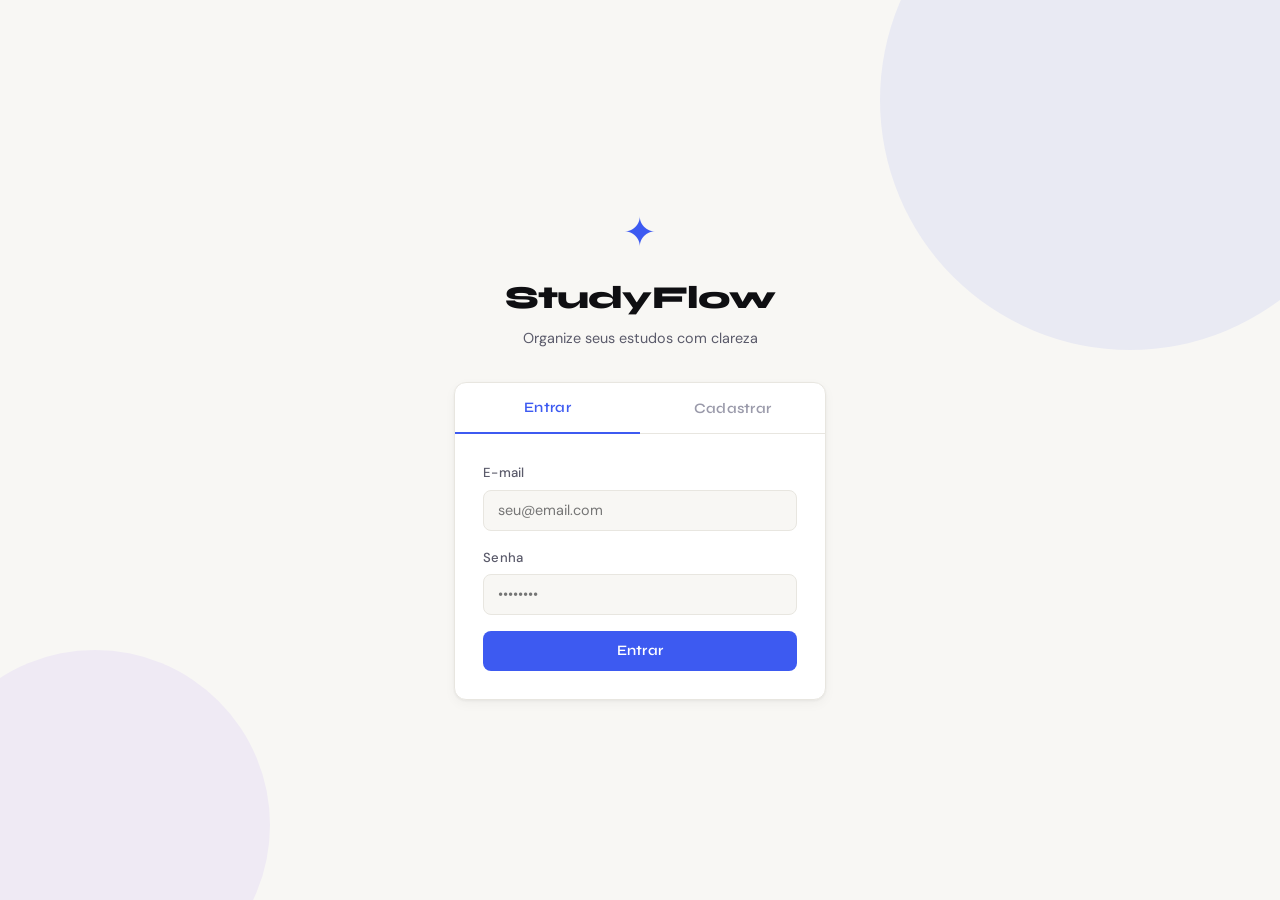
<file: index.html>
<!DOCTYPE html>
<html lang="pt-BR">
<head>
  <meta charset="UTF-8" />
  <meta name="viewport" content="width=device-width, initial-scale=1.0" />
  <title>StudyFlow — Login</title>
  <link rel="stylesheet" href="css/style.css" />
  <link href="https://fonts.googleapis.com/css2?family=Syne:wght@400;600;700;800&family=DM+Sans:wght@300;400;500&display=swap" rel="stylesheet" />
</head>
<body class="auth-page">

  <div class="auth-container">
    <div class="auth-brand">
      <div class="brand-icon">✦</div>
      <h1>StudyFlow</h1>
      <p>Organize seus estudos com clareza</p>
    </div>

    <div class="auth-card">
      <div class="tabs">
        <button class="tab active" data-tab="login">Entrar</button>
        <button class="tab" data-tab="register">Cadastrar</button>
      </div>

      <!-- Login Form -->
      <form id="loginForm" class="auth-form active">
        <div class="form-group">
          <label for="loginEmail">E-mail</label>
          <input type="email" id="loginEmail" placeholder="seu@email.com" required />
        </div>
        <div class="form-group">
          <label for="loginPassword">Senha</label>
          <input type="password" id="loginPassword" placeholder="••••••••" required />
        </div>
        <div id="loginError" class="error-msg hidden"></div>
        <button type="submit" class="btn-primary">Entrar</button>
      </form>

      <!-- Register Form -->
      <form id="registerForm" class="auth-form">
        <div class="form-group">
          <label for="regName">Nome completo</label>
          <input type="text" id="regName" placeholder="Seu nome" required />
        </div>
        <div class="form-group">
          <label for="regEmail">E-mail</label>
          <input type="email" id="regEmail" placeholder="seu@email.com" required />
        </div>
        <div class="form-group">
          <label for="regPassword">Senha</label>
          <input type="password" id="regPassword" placeholder="mín. 6 caracteres" required />
        </div>
        <div id="registerError" class="error-msg hidden"></div>
        <div id="registerSuccess" class="success-msg hidden"></div>
        <button type="submit" class="btn-primary">Criar conta</button>
      </form>
    </div>

  </div>

  <div class="auth-bg">
    <div class="bg-shape s1"></div>
    <div class="bg-shape s2"></div>
    <div class="bg-shape s3"></div>
  </div>

  <script src="js/auth.js"></script>
</body>
</html>
</file>
<file: css/style.css>
/* ===========================
   StudyFlow — Global Styles
   =========================== */

:root {
  --bg: #F8F7F4;
  --bg-card: #FFFFFF;
  --bg-sidebar: #0F0F12;
  --text-primary: #0F0F12;
  --text-secondary: #5A5A6A;
  --text-muted: #9A9AAA;
  --border: #E8E6E0;
  --accent: #3D5AF1;
  --accent-light: #EEF1FE;
  --green: #22C55E;
  --green-light: #DCFCE7;
  --amber: #F59E0B;
  --amber-light: #FEF3C7;
  --red: #EF4444;
  --red-light: #FEE2E2;
  --purple: #8B5CF6;
  --purple-light: #EDE9FE;
  --radius: 12px;
  --radius-sm: 8px;
  --shadow: 0 1px 3px rgba(0,0,0,.06), 0 4px 12px rgba(0,0,0,.04);
  --transition: 0.18s ease;
}

* { box-sizing: border-box; margin: 0; padding: 0; }

body {
  font-family: 'DM Sans', sans-serif;
  background: var(--bg);
  color: var(--text-primary);
  min-height: 100vh;
  font-size: 15px;
  line-height: 1.6;
}

h1, h2, h3, .sidebar-brand {
  font-family: 'Syne', sans-serif;
}

/* ===========================
   AUTH PAGE
   =========================== */
.auth-page {
  display: flex;
  align-items: center;
  justify-content: center;
  min-height: 100vh;
  position: relative;
  overflow: hidden;
}

.auth-container {
  position: relative;
  z-index: 10;
  width: 100%;
  max-width: 420px;
  padding: 2rem 1.5rem;
}

.auth-brand {
  text-align: center;
  margin-bottom: 2rem;
}

.auth-brand .brand-icon {
  font-size: 2.5rem;
  color: var(--accent);
  display: block;
  margin-bottom: 0.5rem;
  animation: spin 8s linear infinite;
}

@keyframes spin {
  from { transform: rotate(0deg); }
  to { transform: rotate(360deg); }
}

.auth-brand h1 {
  font-size: 2rem;
  font-weight: 800;
  letter-spacing: -0.03em;
  color: var(--text-primary);
}

.auth-brand p {
  color: var(--text-secondary);
  font-size: 0.9rem;
  margin-top: 0.25rem;
}

.auth-card {
  background: var(--bg-card);
  border-radius: var(--radius);
  border: 1px solid var(--border);
  box-shadow: var(--shadow);
  overflow: hidden;
}

.tabs {
  display: flex;
  border-bottom: 1px solid var(--border);
}

.tab {
  flex: 1;
  padding: 1rem;
  background: none;
  border: none;
  font-family: 'Syne', sans-serif;
  font-size: 0.9rem;
  font-weight: 600;
  color: var(--text-muted);
  cursor: pointer;
  transition: var(--transition);
  letter-spacing: 0.02em;
}

.tab.active {
  color: var(--accent);
  border-bottom: 2px solid var(--accent);
  margin-bottom: -1px;
}

.tab:hover:not(.active) { background: var(--bg); }

.auth-form {
  display: none;
  padding: 1.75rem;
  flex-direction: column;
  gap: 1rem;
}

.auth-form.active { display: flex; }

.auth-footer {
  text-align: center;
  font-size: 0.8rem;
  color: var(--text-muted);
  margin-top: 1.25rem;
}

/* Animated bg shapes */
.auth-bg {
  position: fixed;
  inset: 0;
  pointer-events: none;
  z-index: 1;
}

.bg-shape {
  position: absolute;
  border-radius: 50%;
  opacity: 0.08;
  animation: float 12s ease-in-out infinite;
}

.bg-shape.s1 {
  width: 500px; height: 500px;
  background: var(--accent);
  top: -150px; right: -100px;
}

.bg-shape.s2 {
  width: 350px; height: 350px;
  background: var(--purple);
  bottom: -100px; left: -80px;
  animation-delay: -4s;
}

.bg-shape.s3 {
  width: 200px; height: 200px;
  background: var(--green);
  top: 50%; left: 40%;
  animation-delay: -8s;
}

@keyframes float {
  0%, 100% { transform: translateY(0) scale(1); }
  50% { transform: translateY(-30px) scale(1.04); }
}

/* ===========================
   FORM ELEMENTS
   =========================== */
.form-group {
  display: flex;
  flex-direction: column;
  gap: 0.4rem;
}

.form-group label {
  font-size: 0.82rem;
  font-weight: 500;
  color: var(--text-secondary);
  letter-spacing: 0.02em;
}

.form-row {
  display: grid;
  grid-template-columns: 1fr 1fr;
  gap: 1rem;
}

input[type="text"],
input[type="email"],
input[type="password"],
input[type="date"],
textarea,
select {
  width: 100%;
  padding: 0.65rem 0.9rem;
  border: 1.5px solid var(--border);
  border-radius: var(--radius-sm);
  font-family: 'DM Sans', sans-serif;
  font-size: 0.9rem;
  color: var(--text-primary);
  background: var(--bg);
  transition: var(--transition);
  outline: none;
}

input:focus, textarea:focus, select:focus {
  border-color: var(--accent);
  background: #fff;
  box-shadow: 0 0 0 3px rgba(61,90,241,0.1);
}

textarea { resize: vertical; }

.btn-primary {
  padding: 0.72rem 1.25rem;
  background: var(--accent);
  color: #fff;
  border: none;
  border-radius: var(--radius-sm);
  font-family: 'Syne', sans-serif;
  font-size: 0.9rem;
  font-weight: 600;
  cursor: pointer;
  transition: var(--transition);
  letter-spacing: 0.02em;
}

.btn-primary:hover {
  background: #2d47d8;
  transform: translateY(-1px);
}

.btn-primary:active { transform: translateY(0); }

.btn-secondary {
  padding: 0.72rem 1.25rem;
  background: transparent;
  color: var(--text-secondary);
  border: 1.5px solid var(--border);
  border-radius: var(--radius-sm);
  font-family: 'Syne', sans-serif;
  font-size: 0.9rem;
  font-weight: 600;
  cursor: pointer;
  transition: var(--transition);
}

.btn-secondary:hover { background: var(--bg); border-color: var(--text-muted); }

.error-msg {
  background: var(--red-light);
  color: var(--red);
  padding: 0.6rem 0.9rem;
  border-radius: var(--radius-sm);
  font-size: 0.85rem;
  border: 1px solid rgba(239,68,68,0.2);
}

.success-msg {
  background: var(--green-light);
  color: #166534;
  padding: 0.6rem 0.9rem;
  border-radius: var(--radius-sm);
  font-size: 0.85rem;
  border: 1px solid rgba(34,197,94,0.2);
}

.hidden { display: none !important; }

/* ===========================
   APP LAYOUT
   =========================== */
.app-page {
  display: flex;
  min-height: 100vh;
}

/* SIDEBAR */
.sidebar {
  width: 240px;
  background: var(--bg-sidebar);
  display: flex;
  flex-direction: column;
  padding: 1.5rem 1rem;
  position: fixed;
  top: 0;
  left: 0;
  bottom: 0;
  z-index: 100;
}

.sidebar-brand {
  display: flex;
  align-items: center;
  gap: 0.6rem;
  font-size: 1.15rem;
  font-weight: 800;
  color: #fff;
  padding: 0.5rem 0.75rem 1.5rem;
  letter-spacing: -0.02em;
}

.sidebar-brand .brand-icon {
  color: var(--accent);
  font-size: 1.4rem;
}

.sidebar-nav {
  display: flex;
  flex-direction: column;
  gap: 0.25rem;
  flex: 1;
}

.nav-item {
  display: flex;
  align-items: center;
  gap: 0.75rem;
  padding: 0.65rem 0.75rem;
  border-radius: var(--radius-sm);
  color: #9090B0;
  text-decoration: none;
  font-family: 'Syne', sans-serif;
  font-size: 0.88rem;
  font-weight: 600;
  transition: var(--transition);
  letter-spacing: 0.01em;
}

.nav-item:hover { background: rgba(255,255,255,0.06); color: #fff; }
.nav-item.active { background: rgba(61,90,241,0.2); color: var(--accent); }

.nav-icon { font-size: 1rem; }

.sidebar-user {
  display: flex;
  align-items: center;
  gap: 0.75rem;
  padding: 1rem 0.75rem 0;
  border-top: 1px solid rgba(255,255,255,0.08);
  margin-top: auto;
}

.user-avatar {
  width: 36px;
  height: 36px;
  border-radius: 50%;
  background: var(--accent);
  color: #fff;
  display: flex;
  align-items: center;
  justify-content: center;
  font-family: 'Syne', sans-serif;
  font-weight: 700;
  font-size: 0.85rem;
  flex-shrink: 0;
}

.user-info { min-width: 0; }

.user-name {
  font-size: 0.82rem;
  font-weight: 500;
  color: #ccc;
  white-space: nowrap;
  overflow: hidden;
  text-overflow: ellipsis;
}

.btn-logout {
  background: none;
  border: none;
  color: #666;
  font-size: 0.78rem;
  cursor: pointer;
  padding: 0;
  transition: var(--transition);
}

.btn-logout:hover { color: var(--red); }

/* MAIN CONTENT */
.main-content {
  margin-left: 240px;
  flex: 1;
  padding: 2rem 2.5rem;
  min-height: 100vh;
}

.page-header {
  display: flex;
  align-items: flex-start;
  justify-content: space-between;
  margin-bottom: 2rem;
}

.page-header h2 {
  font-size: 1.6rem;
  font-weight: 800;
  letter-spacing: -0.03em;
  color: var(--text-primary);
}

.header-sub {
  font-size: 0.88rem;
  color: var(--text-muted);
  margin-top: 0.2rem;
}

.header-date {
  font-size: 0.85rem;
  color: var(--text-muted);
  text-align: right;
  font-weight: 500;
}

/* ===========================
   DASHBOARD
   =========================== */
.stats-grid {
  display: grid;
  grid-template-columns: repeat(4, 1fr);
  gap: 1rem;
  margin-bottom: 1.5rem;
}

.stat-card {
  background: var(--bg-card);
  border: 1px solid var(--border);
  border-radius: var(--radius);
  padding: 1.25rem 1.5rem;
  position: relative;
  overflow: hidden;
  transition: var(--transition);
}

.stat-card::before {
  content: '';
  position: absolute;
  top: 0;
  left: 0;
  right: 0;
  height: 3px;
}

.stat-card.accent-blue::before { background: var(--accent); }
.stat-card.accent-green::before { background: var(--green); }
.stat-card.accent-amber::before { background: var(--amber); }
.stat-card.accent-purple::before { background: var(--purple); }

.stat-card:hover { transform: translateY(-2px); box-shadow: var(--shadow); }

.stat-label {
  font-size: 0.78rem;
  color: var(--text-muted);
  font-weight: 500;
  letter-spacing: 0.04em;
  text-transform: uppercase;
  margin-bottom: 0.5rem;
}

.stat-value {
  font-family: 'Syne', sans-serif;
  font-size: 2rem;
  font-weight: 800;
  letter-spacing: -0.03em;
  color: var(--text-primary);
}

.progress-section {
  background: var(--bg-card);
  border: 1px solid var(--border);
  border-radius: var(--radius);
  padding: 1.25rem 1.5rem;
  margin-bottom: 1.75rem;
}

.progress-header {
  display: flex;
  justify-content: space-between;
  font-size: 0.85rem;
  font-weight: 500;
  color: var(--text-secondary);
  margin-bottom: 0.75rem;
}

.progress-bar {
  height: 8px;
  background: var(--bg);
  border-radius: 100px;
  overflow: hidden;
}

.progress-fill {
  height: 100%;
  background: linear-gradient(90deg, var(--accent), var(--purple));
  border-radius: 100px;
  transition: width 0.6s cubic-bezier(.4,0,.2,1);
}

.dashboard-bottom {
  display: grid;
  grid-template-columns: 1fr 360px;
  gap: 1.5rem;
}

.recent-tasks, .quick-add-panel {
  background: var(--bg-card);
  border: 1px solid var(--border);
  border-radius: var(--radius);
  padding: 1.5rem;
}

.section-header {
  display: flex;
  align-items: center;
  justify-content: space-between;
  margin-bottom: 1rem;
}

.section-header h3 {
  font-size: 1rem;
  font-weight: 700;
  letter-spacing: -0.01em;
}

.link-small {
  font-size: 0.82rem;
  color: var(--accent);
  text-decoration: none;
  font-weight: 500;
}

.quick-add-panel h3 {
  font-size: 1rem;
  font-weight: 700;
  margin-bottom: 1rem;
  letter-spacing: -0.01em;
}

.quick-form {
  display: flex;
  flex-direction: column;
  gap: 0.75rem;
}

/* ===========================
   TASK ITEMS
   =========================== */
.task-item-mini {
  display: flex;
  align-items: center;
  gap: 0.75rem;
  padding: 0.75rem 0;
  border-bottom: 1px solid var(--border);
  transition: var(--transition);
}

.task-item-mini:last-child { border-bottom: none; }

.task-check {
  width: 20px;
  height: 20px;
  border: 2px solid var(--border);
  border-radius: 50%;
  display: flex;
  align-items: center;
  justify-content: center;
  cursor: pointer;
  flex-shrink: 0;
  transition: var(--transition);
  font-size: 0.7rem;
  color: transparent;
}

.task-check:hover { border-color: var(--accent); }
.task-check.done { background: var(--green); border-color: var(--green); color: #fff; }

.task-mini-title {
  flex: 1;
  font-size: 0.88rem;
  font-weight: 500;
}

.task-mini-title.done {
  text-decoration: line-through;
  color: var(--text-muted);
}

/* Full task list */
.tasks-full-list {
  display: flex;
  flex-direction: column;
  gap: 0.75rem;
}

.task-card {
  background: var(--bg-card);
  border: 1px solid var(--border);
  border-radius: var(--radius);
  padding: 1rem 1.25rem;
  display: flex;
  align-items: flex-start;
  gap: 1rem;
  transition: var(--transition);
}

.task-card:hover { box-shadow: var(--shadow); }
.task-card.done-card { opacity: 0.7; }

.task-card-check {
  width: 22px;
  height: 22px;
  border: 2px solid var(--border);
  border-radius: 50%;
  display: flex;
  align-items: center;
  justify-content: center;
  cursor: pointer;
  flex-shrink: 0;
  margin-top: 1px;
  transition: var(--transition);
  font-size: 0.75rem;
  color: transparent;
}

.task-card-check:hover { border-color: var(--green); }
.task-card-check.done { background: var(--green); border-color: var(--green); color: #fff; }

.task-card-body { flex: 1; min-width: 0; }

.task-card-title {
  font-weight: 600;
  font-size: 0.95rem;
  margin-bottom: 0.2rem;
}

.task-card-title.done { text-decoration: line-through; color: var(--text-muted); }

.task-card-desc {
  font-size: 0.83rem;
  color: var(--text-muted);
  margin-bottom: 0.5rem;
  white-space: nowrap;
  overflow: hidden;
  text-overflow: ellipsis;
}

.task-meta {
  display: flex;
  align-items: center;
  gap: 0.5rem;
  flex-wrap: wrap;
}

.badge {
  font-size: 0.72rem;
  font-weight: 600;
  padding: 0.2rem 0.6rem;
  border-radius: 100px;
  letter-spacing: 0.03em;
}

.badge-subject {
  background: var(--accent-light);
  color: var(--accent);
}

.badge-high { background: var(--red-light); color: var(--red); }
.badge-medium { background: var(--amber-light); color: #92400e; }
.badge-low { background: var(--green-light); color: #166534; }

.badge-due {
  background: var(--bg);
  color: var(--text-muted);
  border: 1px solid var(--border);
}

.badge-due.overdue { background: var(--red-light); color: var(--red); border-color: transparent; }

.task-card-actions {
  display: flex;
  gap: 0.4rem;
  flex-shrink: 0;
}

.btn-icon {
  width: 30px;
  height: 30px;
  border: none;
  border-radius: var(--radius-sm);
  background: transparent;
  cursor: pointer;
  display: flex;
  align-items: center;
  justify-content: center;
  font-size: 0.85rem;
  color: var(--text-muted);
  transition: var(--transition);
}

.btn-icon:hover { background: var(--bg); color: var(--text-primary); }
.btn-icon.danger:hover { background: var(--red-light); color: var(--red); }

/* ===========================
   FILTERS
   =========================== */
.filters-bar {
  display: flex;
  align-items: center;
  justify-content: space-between;
  gap: 1rem;
  margin-bottom: 1.5rem;
  flex-wrap: wrap;
}

.filter-tabs {
  display: flex;
  gap: 0.25rem;
  background: var(--bg-card);
  border: 1px solid var(--border);
  border-radius: var(--radius-sm);
  padding: 0.25rem;
}

.filter-tab {
  padding: 0.4rem 1rem;
  border: none;
  background: transparent;
  border-radius: 6px;
  font-family: 'Syne', sans-serif;
  font-size: 0.82rem;
  font-weight: 600;
  cursor: pointer;
  color: var(--text-muted);
  transition: var(--transition);
}

.filter-tab.active { background: var(--accent); color: #fff; }
.filter-tab:hover:not(.active) { background: var(--bg); color: var(--text-primary); }

.filter-controls {
  display: flex;
  gap: 0.75rem;
}

.filter-controls select {
  width: auto;
  min-width: 150px;
  font-size: 0.83rem;
  padding: 0.5rem 0.8rem;
}

/* ===========================
   SUBJECTS
   =========================== */
.subjects-grid {
  display: grid;
  grid-template-columns: repeat(auto-fill, minmax(260px, 1fr));
  gap: 1.25rem;
}

.subject-card {
  background: var(--bg-card);
  border: 1px solid var(--border);
  border-radius: var(--radius);
  overflow: hidden;
  transition: var(--transition);
}

.subject-card:hover { transform: translateY(-2px); box-shadow: var(--shadow); }

.subject-card-header {
  height: 6px;
}

.subject-card-body {
  padding: 1.25rem;
}

.subject-name {
  font-family: 'Syne', sans-serif;
  font-size: 1.05rem;
  font-weight: 700;
  margin-bottom: 0.5rem;
  letter-spacing: -0.01em;
}

.subject-stats {
  font-size: 0.82rem;
  color: var(--text-muted);
  margin-bottom: 1rem;
}

.subject-progress-bar {
  height: 5px;
  background: var(--bg);
  border-radius: 100px;
  overflow: hidden;
  margin-bottom: 1rem;
}

.subject-progress-fill {
  height: 100%;
  border-radius: 100px;
  transition: width 0.5s ease;
}

.subject-card-footer {
  display: flex;
  gap: 0.5rem;
}

/* ===========================
   MODAL
   =========================== */
.modal-overlay {
  position: fixed;
  inset: 0;
  background: rgba(0,0,0,0.45);
  z-index: 200;
  display: flex;
  align-items: center;
  justify-content: center;
  padding: 1rem;
  backdrop-filter: blur(2px);
}

.modal {
  background: var(--bg-card);
  border-radius: var(--radius);
  width: 100%;
  max-width: 520px;
  max-height: 90vh;
  overflow-y: auto;
  box-shadow: 0 20px 60px rgba(0,0,0,.2);
  animation: modalIn 0.2s ease;
}

.modal-sm { max-width: 380px; }

@keyframes modalIn {
  from { opacity: 0; transform: scale(0.96) translateY(8px); }
  to { opacity: 1; transform: scale(1) translateY(0); }
}

.modal-header {
  display: flex;
  align-items: center;
  justify-content: space-between;
  padding: 1.25rem 1.5rem;
  border-bottom: 1px solid var(--border);
}

.modal-header h3 {
  font-size: 1.05rem;
  font-weight: 700;
  letter-spacing: -0.01em;
}

.modal-close {
  background: none;
  border: none;
  font-size: 1rem;
  cursor: pointer;
  color: var(--text-muted);
  width: 30px;
  height: 30px;
  border-radius: 6px;
  display: flex;
  align-items: center;
  justify-content: center;
  transition: var(--transition);
}

.modal-close:hover { background: var(--bg); color: var(--text-primary); }

.modal form {
  padding: 1.5rem;
  display: flex;
  flex-direction: column;
  gap: 1rem;
}

.modal-footer {
  display: flex;
  justify-content: flex-end;
  gap: 0.75rem;
  padding-top: 0.5rem;
}

/* ===========================
   COLOR PICKER
   =========================== */
.color-picker {
  display: flex;
  gap: 0.5rem;
  flex-wrap: wrap;
}

.color-dot {
  width: 30px;
  height: 30px;
  border-radius: 50%;
  border: 3px solid transparent;
  cursor: pointer;
  transition: var(--transition);
  outline: none;
}

.color-dot:hover { transform: scale(1.15); }
.color-dot.active { border-color: var(--text-primary); transform: scale(1.1); }

/* ===========================
   EMPTY STATE
   =========================== */
.empty-state {
  text-align: center;
  padding: 4rem 2rem;
  color: var(--text-muted);
}

.empty-icon {
  font-size: 3rem;
  margin-bottom: 1rem;
  opacity: 0.3;
}

.empty-state p {
  font-size: 0.95rem;
  margin-bottom: 1.25rem;
}

/* ===========================
   RESPONSIVE
   =========================== */
@media (max-width: 1024px) {
  .stats-grid { grid-template-columns: repeat(2, 1fr); }
  .dashboard-bottom { grid-template-columns: 1fr; }
}

@media (max-width: 768px) {
  .sidebar { width: 64px; padding: 1rem 0.5rem; }
  .sidebar-brand span:last-child,
  .nav-item > span:last-child,
  .user-info { display: none; }
  .sidebar-brand { justify-content: center; }
  .nav-item { justify-content: center; }
  .sidebar-user { justify-content: center; }
  .main-content { margin-left: 64px; padding: 1.25rem; }
  .stats-grid { grid-template-columns: 1fr 1fr; }
  .form-row { grid-template-columns: 1fr; }
}
</file>
